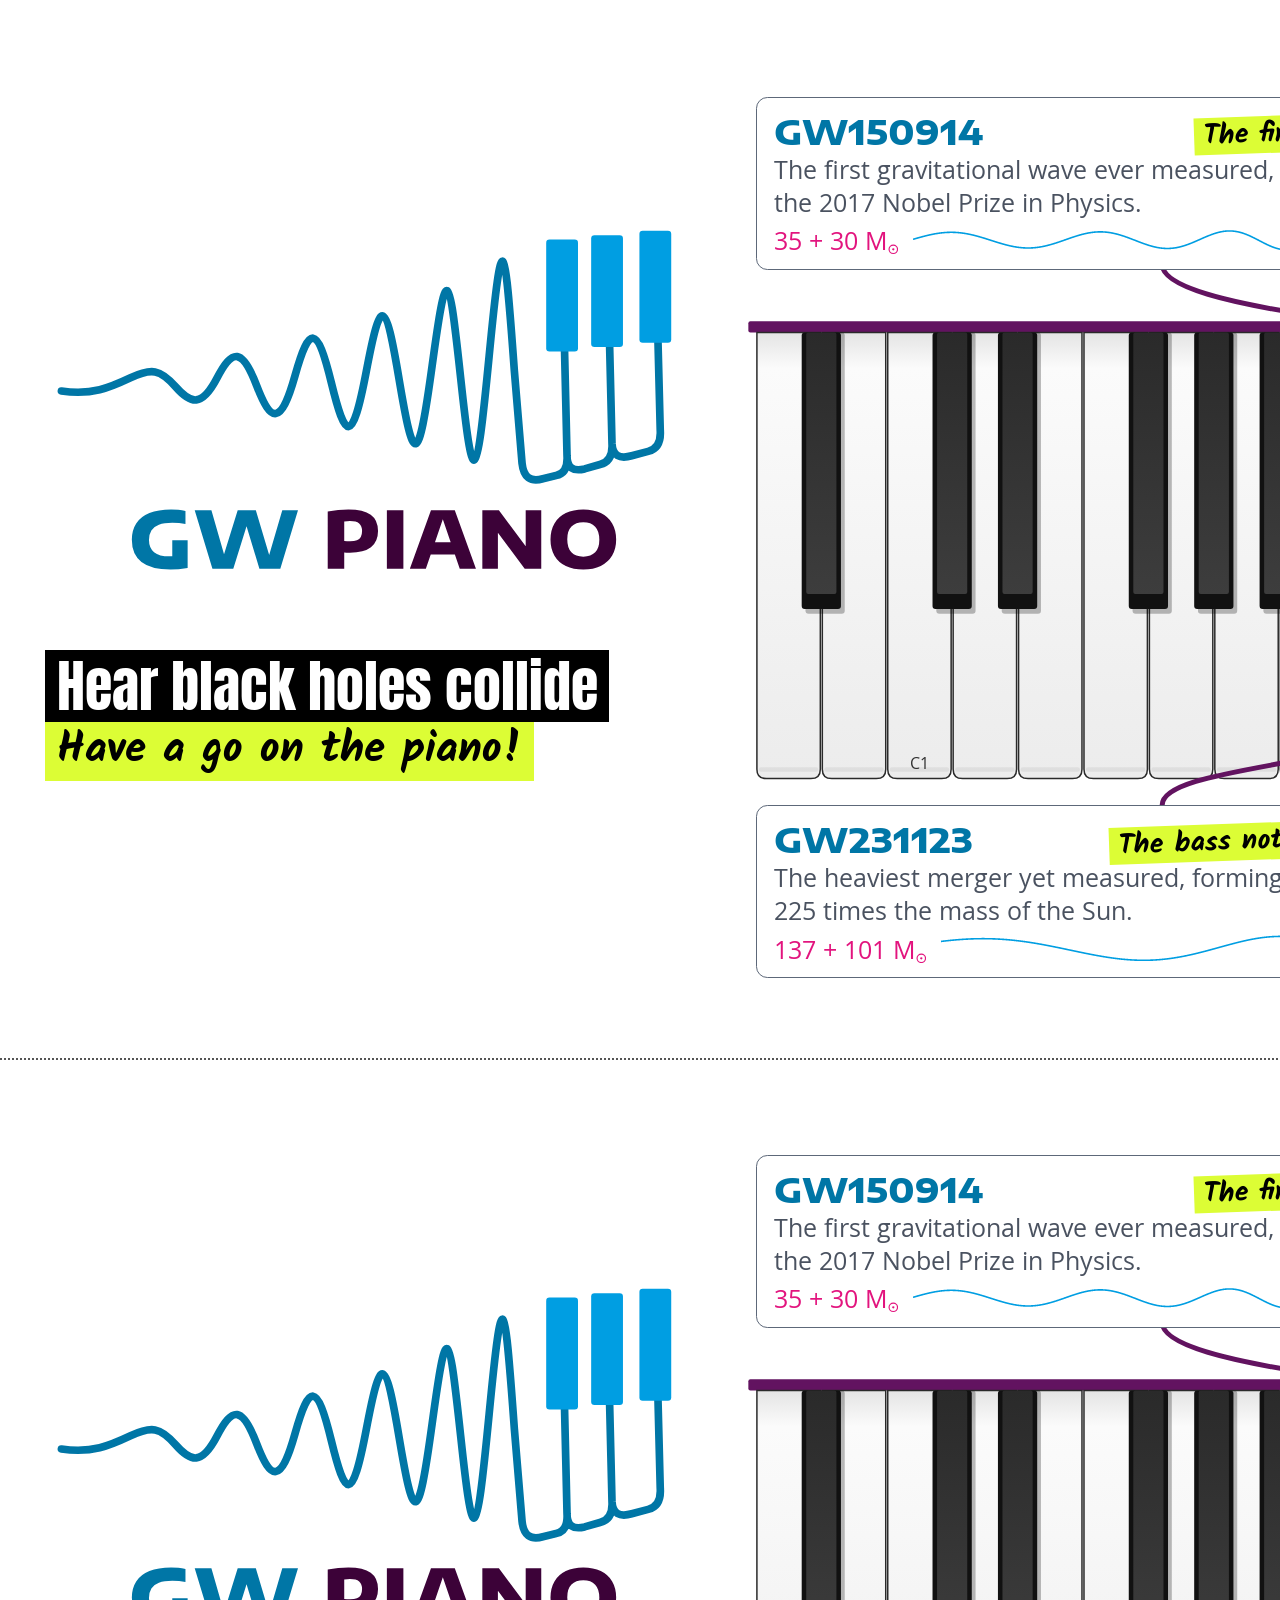
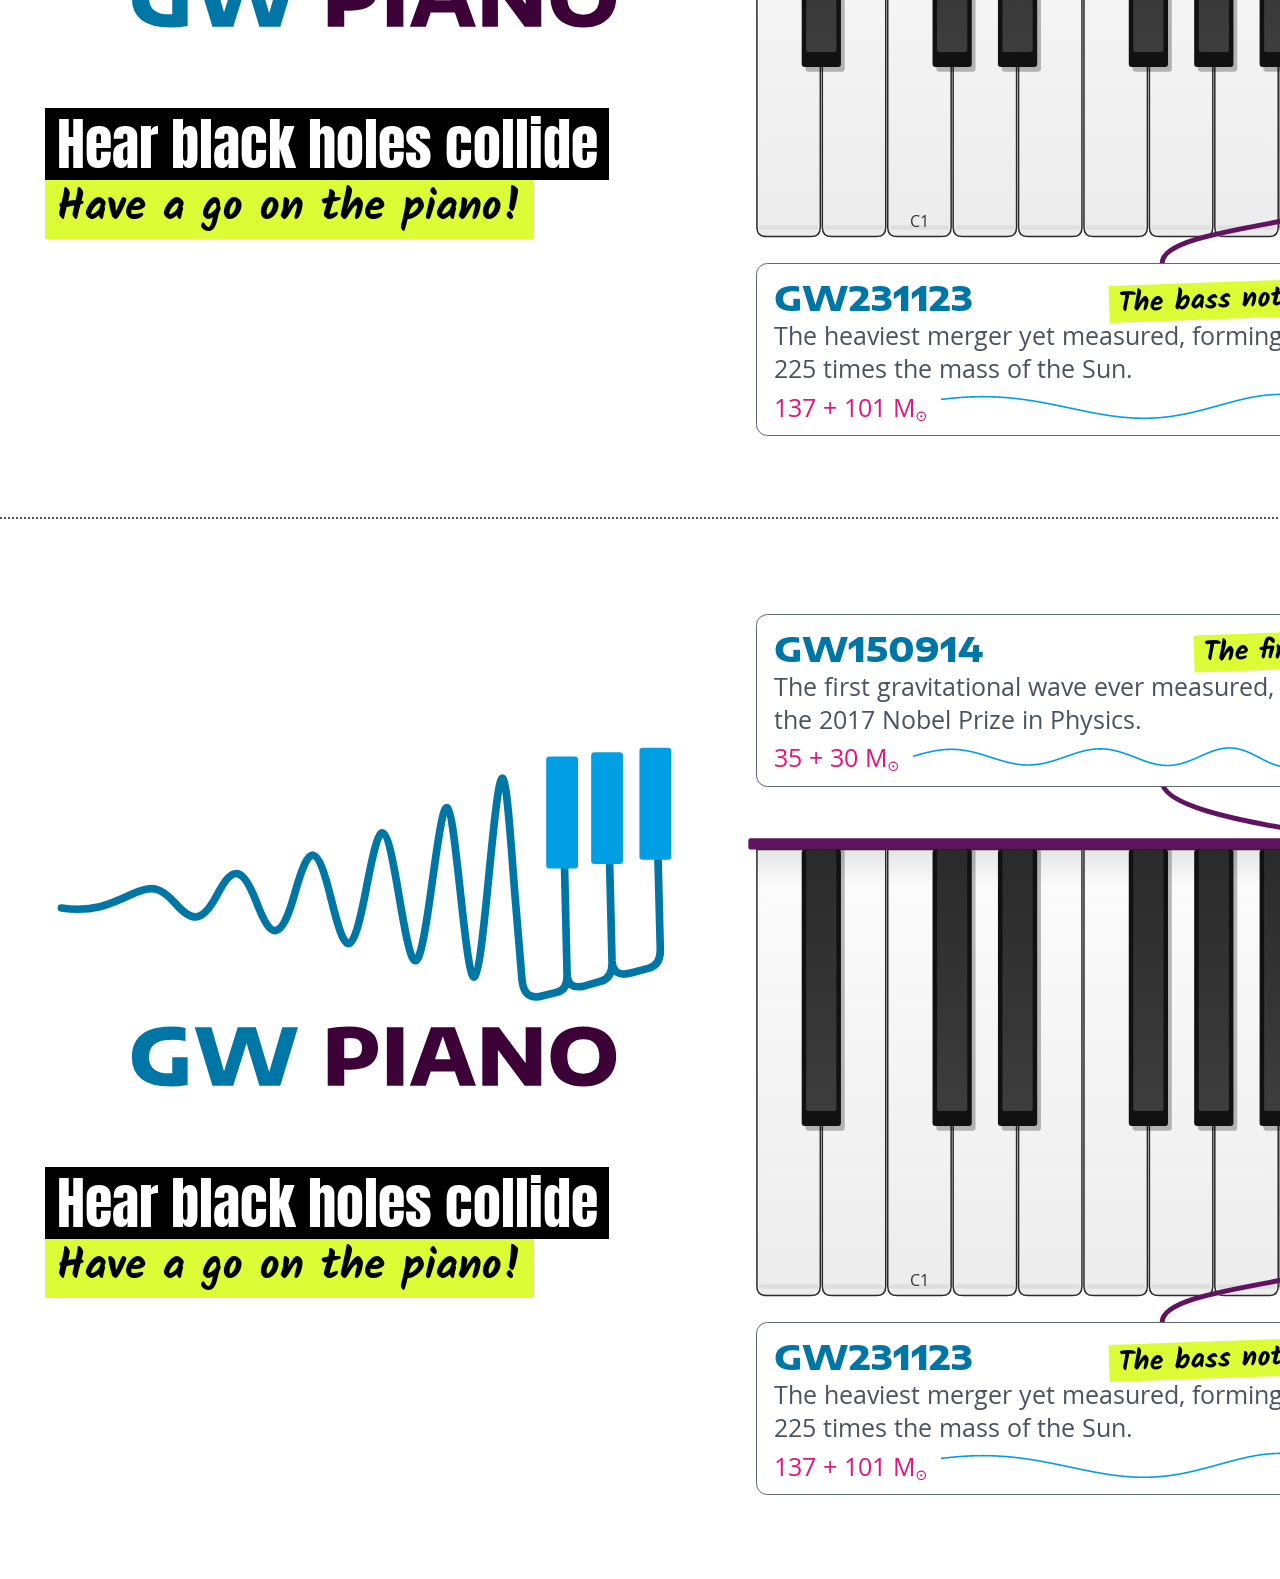
<file: poster/banner-a0.html>
<!doctype html>
<!-- Landscape A0 sheet holding three copies of banner.html, with dotted cut lines between them. -->
<meta charset="utf-8">
<style>
@page{size:1189mm 841mm;margin:0}
html,body{margin:0;-webkit-print-color-adjust:exact;print-color-adjust:exact}
body{position:relative;width:1189mm;height:841mm}
iframe{display:block;width:1189mm;height:280mm;border:0}
/* Cut lines sit on top of the banners at each 280 mm boundary, so they do not shift the layout. */
.cut{position:absolute;left:0;width:1189mm;height:0;border-top:.6mm dotted #555}
</style>
<iframe src="banner.html"></iframe><iframe src="banner.html"></iframe><iframe src="banner.html"></iframe>
<div class="cut" style="top:280mm"></div><div class="cut" style="top:560mm"></div>
</file>
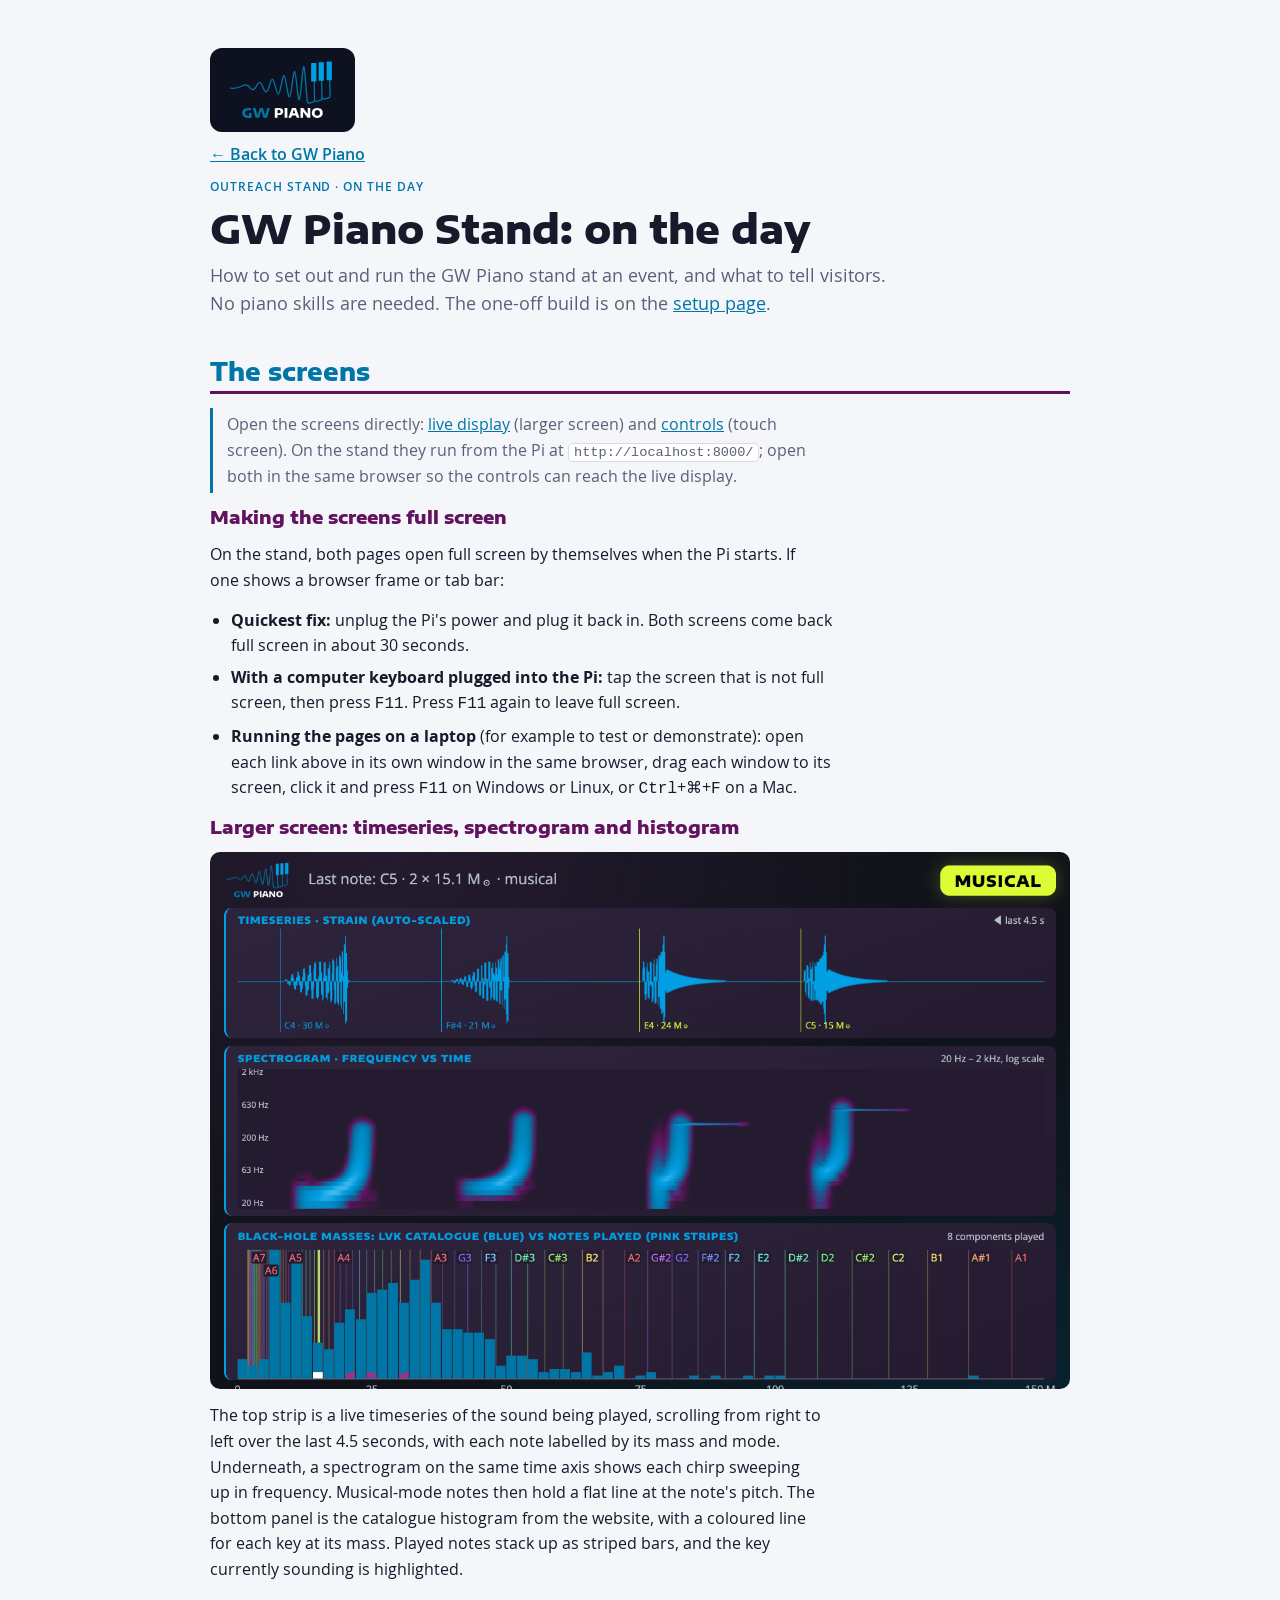
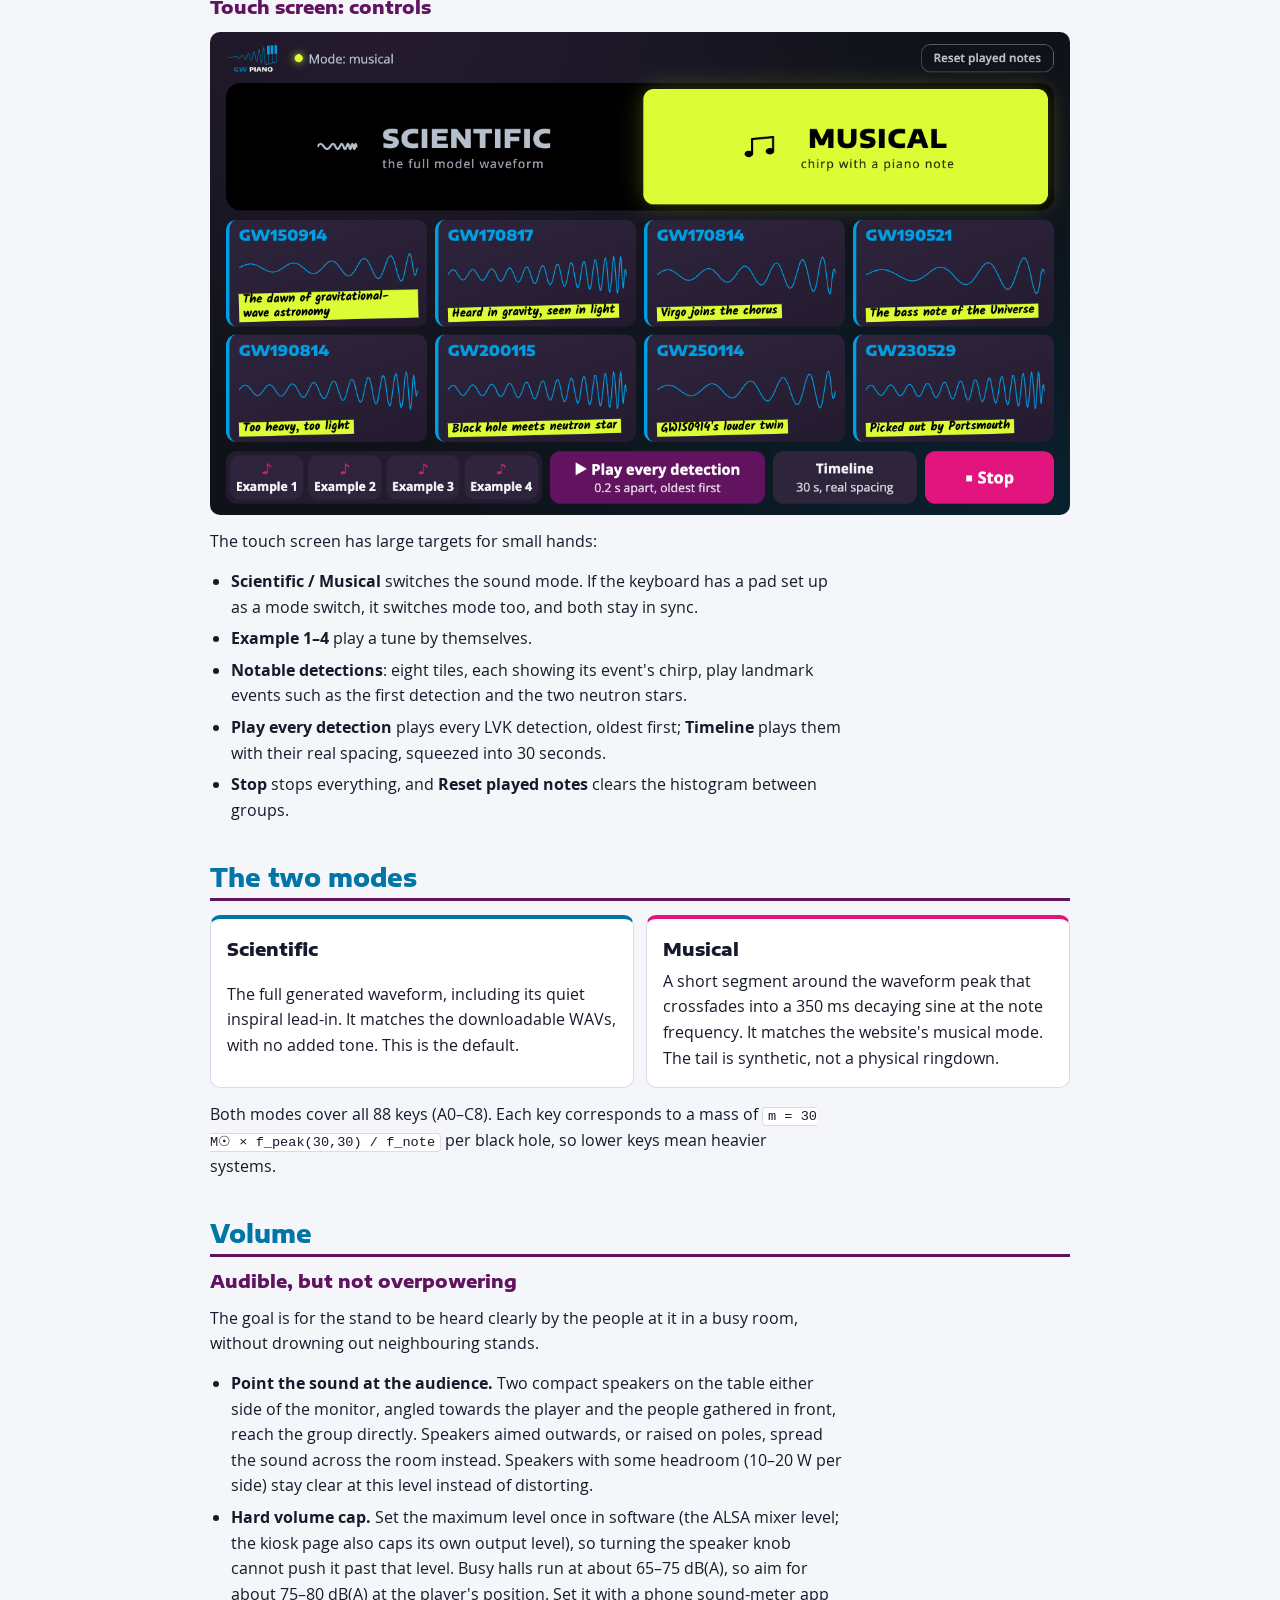
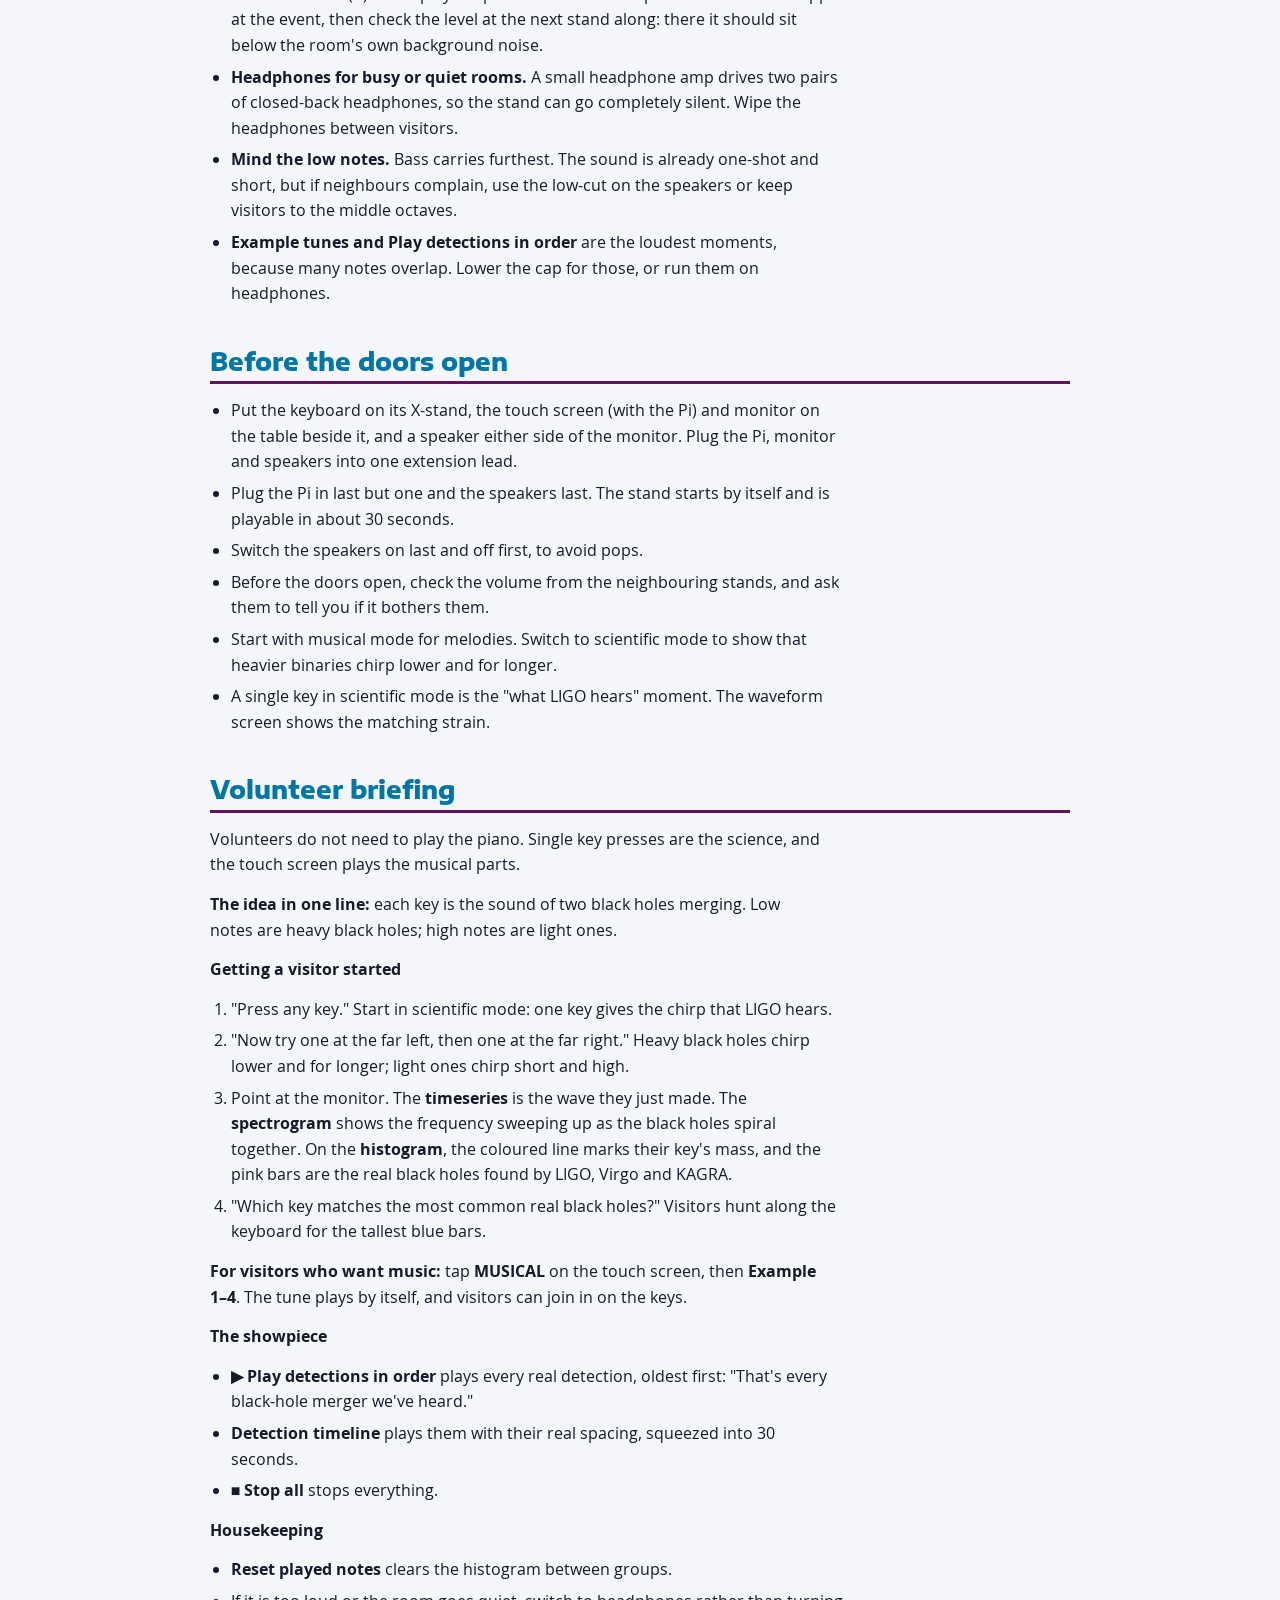
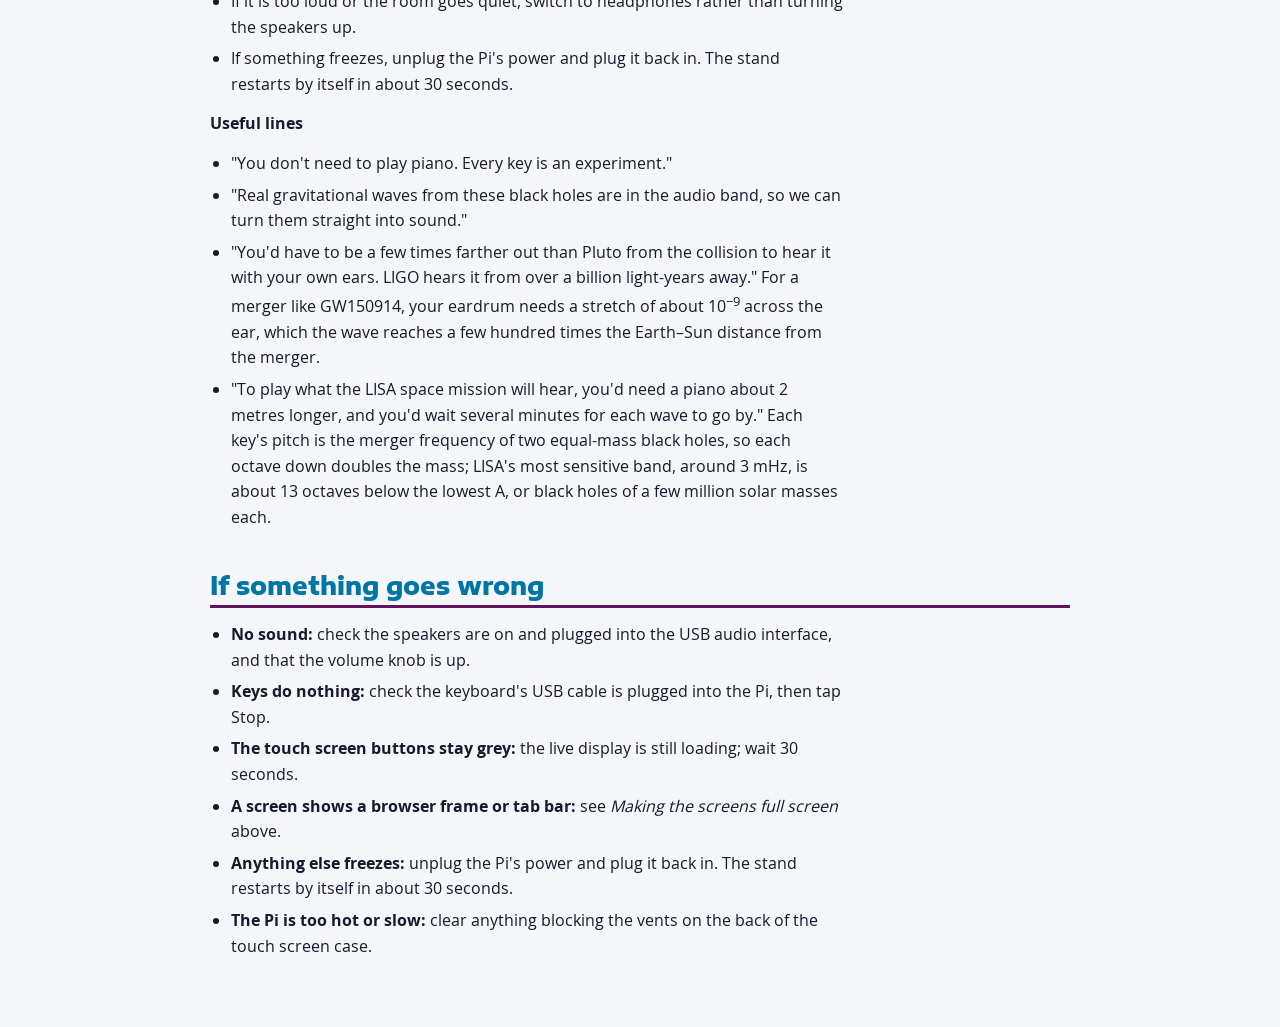
<file: src/gw_piano/web/stand-day.html>
<!doctype html>
<html lang="en"><head><meta charset="utf-8"><link rel="icon" type="image/svg+xml" href="gw-piano-mark.svg"><meta name="viewport" content="width=device-width, initial-scale=1">
<title>GW Piano Stand: on the day</title>
<meta name="claude:viewport-fit-sides" content="cover">
<link rel="stylesheet" href="theme.css">
<style>
/* Layout: single reading column; wiring diagram and parts table scroll inside their own containers */
:root{
  --g-bg:#f5f6fa; --g-surface:var(--white); --g-fg:#161a2b; --g-muted:#5a6078; --g-line:#d9dce8;
  --sci:var(--brand-blue); --mus:var(--highlight-pink); --accent:var(--brand-blue); --h3:var(--brand-purple);
  --display:var(--font-heading); --body:var(--font-body); --mono:ui-monospace,SFMono-Regular,Menlo,monospace; color-scheme:light;
}
@media (prefers-color-scheme:dark){:root:not([data-theme="light"]){
  --g-bg:var(--bg); --g-surface:var(--panel); --g-fg:var(--text); --g-muted:var(--muted); --g-line:var(--line);
  --sci:var(--brand-blue-bright); --mus:var(--highlight-pink); --accent:var(--brand-blue-bright); --h3:var(--text); color-scheme:dark}}
:root[data-theme="dark"]{
  --g-bg:var(--bg); --g-surface:var(--panel); --g-fg:var(--text); --g-muted:var(--muted); --g-line:var(--line);
  --sci:var(--brand-blue-bright); --mus:var(--highlight-pink); --accent:var(--brand-blue-bright); --h3:var(--text); color-scheme:dark}
body{background:var(--g-bg);color:var(--g-fg);font:16px/1.6 var(--body)}
main{max-width:860px;margin:0 auto;padding-block:40px 64px;padding-left:max(16px,env(safe-area-inset-left,0px));padding-right:max(16px,env(safe-area-inset-right,0px));display:grid;gap:40px}
h1,h2,h3{font-family:var(--display);font-weight:var(--weight-heading);text-wrap:balance;margin:0;line-height:1.2}
h1{font-size:2.4rem}h2{font-size:1.5rem}h3{font-size:1.1rem}
/* University palette: blue section headings over a purple rule, purple sub-headings (text colour in dark mode) */
h2{color:var(--accent);padding-bottom:.35rem;border-bottom:3px solid var(--brand-purple)}h3{color:var(--h3)}
section{display:grid;gap:14px;min-width:0}
p,li{max-width:68ch;margin:0}
ul,ol{margin:0;padding-left:1.3em;display:grid;gap:6px}
.lede{color:var(--g-muted);font-size:1.1rem}
.eyebrow{font:600 .75rem var(--body);letter-spacing:.08em;text-transform:uppercase;color:var(--accent)}
code,pre{font-family:var(--mono);font-size:.85rem}
code{background:var(--g-surface);border:1px solid var(--g-line);border-radius:4px;padding:1px 5px}
pre{background:var(--g-surface);border:1px solid var(--g-line);border-radius:8px;padding:14px;overflow-x:auto;margin:0;line-height:1.5}
pre code{border:0;padding:0;background:none}
.modes{display:grid;grid-template-columns:repeat(auto-fit,minmax(240px,1fr));gap:12px}
.mode{border:1px solid var(--g-line);border-radius:10px;padding:16px;background:var(--g-surface);display:grid;gap:6px}
.mode b{font-family:var(--display);font-size:1.1rem}
.mode.sci{border-top:4px solid var(--sci)}.mode.mus{border-top:4px solid var(--mus)}
.scroll{overflow-x:auto;border:1px solid var(--g-line);border-radius:10px;background:var(--g-surface)}
table{border-collapse:collapse;width:100%;min-width:420px;font-size:.92rem}
th,td{text-align:left;padding:10px 12px;border-bottom:1px solid var(--g-line);vertical-align:top}
th{font:600 .75rem var(--body);letter-spacing:.06em;text-transform:uppercase;color:var(--g-muted)}
td.num{font-variant-numeric:tabular-nums;white-space:nowrap}
tfoot td{font-weight:600;border-bottom:0}
.tag{display:inline-block;font-size:.72rem;font-weight:600;padding:1px 7px;border-radius:99px;border:1px solid var(--g-line);color:var(--g-muted)}
.note{border-left:3px solid var(--accent);padding:4px 0 4px 14px;color:var(--g-muted)}
svg text{fill:var(--g-fg);font:13px var(--body)}
svg .sub{fill:var(--g-muted);font-size:11px}
svg .box{fill:var(--g-surface);stroke:var(--g-line);stroke-width:1.5}
svg .wire{stroke:var(--g-muted);stroke-width:1.5;fill:none}
svg .audio{stroke:var(--accent)}
a{color:var(--accent)}
</style>

<main>
<header style="display:grid;gap:10px">
  <a href="./" aria-label="Back to GW Piano" style="justify-self:start;background:#0e1120;border-radius:12px;padding:10px 16px;line-height:0"><img src="gw-piano-dark.svg" alt="GW Piano" height="64" style="height:64px;width:auto"></a>
  <a href="./" style="font-weight:600">← Back to GW Piano</a>
  <span class="eyebrow">Outreach stand · on the day</span>
  <h1>GW Piano Stand: on the day</h1>
  <p class="lede">How to set out and run the GW Piano stand at an event, and what to tell visitors. No piano skills are needed. The one-off build is on the <a href="stand.html">setup page</a>.</p>
</header>

<section>
  <h2>The screens</h2>
  <p class="note">Open the screens directly: <a href="kiosk-live.html">live display</a> (larger screen) and <a href="kiosk-controls.html">controls</a> (touch screen). On the stand they run from the Pi at <code>http://localhost:8000/</code>; open both in the same browser so the controls can reach the live display.</p>
  <h3>Making the screens full screen</h3>
  <p>On the stand, both pages open full screen by themselves when the Pi starts. If one shows a browser frame or tab bar:</p>
  <ul>
    <li><b>Quickest fix:</b> unplug the Pi's power and plug it back in. Both screens come back full screen in about 30 seconds.</li>
    <li><b>With a computer keyboard plugged into the Pi:</b> tap the screen that is not full screen, then press <kbd>F11</kbd>. Press <kbd>F11</kbd> again to leave full screen.</li>
    <li><b>Running the pages on a laptop</b> (for example to test or demonstrate): open each link above in its own window in the same browser, drag each window to its screen, click it and press <kbd>F11</kbd> on Windows or Linux, or <kbd>Ctrl</kbd>+<kbd>⌘</kbd>+<kbd>F</kbd> on a Mac.</li>
  </ul>
  <h3>Larger screen: timeseries, spectrogram and histogram</h3>
  <img src="stand-screen-waveform.png" alt="Live screen: scrolling strain timeseries, spectrogram showing each chirp sweeping up in frequency, and the LVK mass histogram with a coloured line for each key" style="width:100%;border-radius:10px">
  <p>The top strip is a live timeseries of the sound being played, scrolling from right to left over the last 4.5 seconds, with each note labelled by its mass and mode. Underneath, a spectrogram on the same time axis shows each chirp sweeping up in frequency. Musical-mode notes then hold a flat line at the note's pitch. The bottom panel is the catalogue histogram from the website, with a coloured line for each key at its mass. Played notes stack up as striped bars, and the key currently sounding is highlighted.</p>
  <h3>Touch screen: controls</h3>
  <img src="stand-screen-touch.png" alt="Touch screen: Scientific and Musical mode switch, eight notable detection tiles each with its chirp, four example tunes, Play every detection, Timeline, Stop and Reset played notes" style="width:100%;border-radius:10px">
  <p>The touch screen has large targets for small hands:</p>
  <ul>
    <li><b>Scientific / Musical</b> switches the sound mode. If the keyboard has a pad set up as a mode switch, it switches mode too, and both stay in sync.</li>
    <li><b>Example 1–4</b> play a tune by themselves.</li>
    <li><b>Notable detections</b>: eight tiles, each showing its event's chirp, play landmark events such as the first detection and the two neutron stars.</li>
    <li><b>Play every detection</b> plays every LVK detection, oldest first; <b>Timeline</b> plays them with their real spacing, squeezed into 30 seconds.</li>
    <li><b>Stop</b> stops everything, and <b>Reset played notes</b> clears the histogram between groups.</li>
  </ul>

</section>

<section>
  <h2>The two modes</h2>
  <div class="modes">
    <div class="mode sci"><b>Scientific</b><span>The full generated waveform, including its quiet inspiral lead-in. It matches the downloadable WAVs, with no added tone. This is the default.</span></div>
    <div class="mode mus"><b>Musical</b><span>A short segment around the waveform peak that crossfades into a 350&nbsp;ms decaying sine at the note frequency. It matches the website's musical mode. The tail is synthetic, not a physical ringdown.</span></div>
  </div>
  <p>Both modes cover all 88 keys (A0–C8). Each key corresponds to a mass of <code>m = 30 M☉ × f_peak(30,30) / f_note</code> per black hole, so lower keys mean heavier systems.</p>
</section>

<section>
  <h2>Volume</h2>
  <h3>Audible, but not overpowering</h3>
  <p>The goal is for the stand to be heard clearly by the people at it in a busy room, without drowning out neighbouring stands.</p>
  <ul>
    <li><b>Point the sound at the audience.</b> Two compact speakers on the table either side of the monitor, angled towards the player and the people gathered in front, reach the group directly. Speakers aimed outwards, or raised on poles, spread the sound across the room instead. Speakers with some headroom (10–20 W per side) stay clear at this level instead of distorting.</li>
    <li><b>Hard volume cap.</b> Set the maximum level once in software (the ALSA mixer level; the kiosk page also caps its own output level), so turning the speaker knob cannot push it past that level. Busy halls run at about 65–75 dB(A), so aim for about 75–80 dB(A) at the player's position. Set it with a phone sound-meter app at the event, then check the level at the next stand along: there it should sit below the room's own background noise.</li>
    <li><b>Headphones for busy or quiet rooms.</b> A small headphone amp drives two pairs of closed-back headphones, so the stand can go completely silent. Wipe the headphones between visitors.</li>
    <li><b>Mind the low notes.</b> Bass carries furthest. The sound is already one-shot and short, but if neighbours complain, use the low-cut on the speakers or keep visitors to the middle octaves.</li>
    <li><b>Example tunes and Play detections in order</b> are the loudest moments, because many notes overlap. Lower the cap for those, or run them on headphones.</li>
  </ul>
</section>

<section>
  <h2>Before the doors open</h2>
  <ul>
    <li>Put the keyboard on its X-stand, the touch screen (with the Pi) and monitor on the table beside it, and a speaker either side of the monitor. Plug the Pi, monitor and speakers into one extension lead.</li>
    <li>Plug the Pi in last but one and the speakers last. The stand starts by itself and is playable in about 30 seconds.</li>
    <li>Switch the speakers on last and off first, to avoid pops.</li>
    <li>Before the doors open, check the volume from the neighbouring stands, and ask them to tell you if it bothers them.</li>
    <li>Start with musical mode for melodies. Switch to scientific mode to show that heavier binaries chirp lower and for longer.</li>
    <li>A single key in scientific mode is the "what LIGO hears" moment. The waveform screen shows the matching strain.</li>
  </ul>

</section>

<section>
  <h2>Volunteer briefing</h2>
  <p>Volunteers do not need to play the piano. Single key presses are the science, and the touch screen plays the musical parts.</p>
  <p><b>The idea in one line:</b> each key is the sound of two black holes merging. Low notes are heavy black holes; high notes are light ones.</p>
  <p><b>Getting a visitor started</b></p>
  <ol>
    <li>"Press any key." Start in scientific mode: one key gives the chirp that LIGO hears.</li>
    <li>"Now try one at the far left, then one at the far right." Heavy black holes chirp lower and for longer; light ones chirp short and high.</li>
    <li>Point at the monitor. The <b>timeseries</b> is the wave they just made. The <b>spectrogram</b> shows the frequency sweeping up as the black holes spiral together. On the <b>histogram</b>, the coloured line marks their key's mass, and the pink bars are the real black holes found by LIGO, Virgo and KAGRA.</li>
    <li>"Which key matches the most common real black holes?" Visitors hunt along the keyboard for the tallest blue bars.</li>
  </ol>
  <p><b>For visitors who want music:</b> tap <b>MUSICAL</b> on the touch screen, then <b>Example 1–4</b>. The tune plays by itself, and visitors can join in on the keys.</p>
  <p><b>The showpiece</b></p>
  <ul>
    <li><b>▶ Play detections in order</b> plays every real detection, oldest first: "That's every black-hole merger we've heard."</li>
    <li><b>Detection timeline</b> plays them with their real spacing, squeezed into 30 seconds.</li>
    <li><b>■ Stop all</b> stops everything.</li>
  </ul>
  <p><b>Housekeeping</b></p>
  <ul>
    <li><b>Reset played notes</b> clears the histogram between groups.</li>
    <li>If it is too loud or the room goes quiet, switch to headphones rather than turning the speakers up.</li>
    <li>If something freezes, unplug the Pi's power and plug it back in. The stand restarts by itself in about 30 seconds.</li>
  </ul>
  <p><b>Useful lines</b></p>
  <ul>
    <li>"You don't need to play piano. Every key is an experiment."</li>
    <li>"Real gravitational waves from these black holes are in the audio band, so we can turn them straight into sound."</li>
    <li>"You'd have to be a few times farther out than Pluto from the collision to hear it with your own ears. LIGO hears it from over a billion light-years away." For a merger like GW150914, your eardrum needs a stretch of about 10<sup>−9</sup> across the ear, which the wave reaches a few hundred times the Earth–Sun distance from the merger.</li>
    <li>"To play what the LISA space mission will hear, you'd need a piano about 2 metres longer, and you'd wait several minutes for each wave to go by." Each key's pitch is the merger frequency of two equal-mass black holes, so each octave down doubles the mass; LISA's most sensitive band, around 3&nbsp;mHz, is about 13 octaves below the lowest A, or black holes of a few million solar masses each.</li>
  </ul>
</section>

<section>
  <h2>If something goes wrong</h2>
  <ul>
    <li><b>No sound:</b> check the speakers are on and plugged into the USB audio interface, and that the volume knob is up.</li>
    <li><b>Keys do nothing:</b> check the keyboard's USB cable is plugged into the Pi, then tap Stop.</li>
    <li><b>The touch screen buttons stay grey:</b> the live display is still loading; wait 30 seconds.</li>
    <li><b>A screen shows a browser frame or tab bar:</b> see <i>Making the screens full screen</i> above.</li>
    <li><b>Anything else freezes:</b> unplug the Pi's power and plug it back in. The stand restarts by itself in about 30 seconds.</li>
    <li><b>The Pi is too hot or slow:</b> clear anything blocking the vents on the back of the touch screen case.</li>
  </ul>
</section>
</main>

</html>
</file>
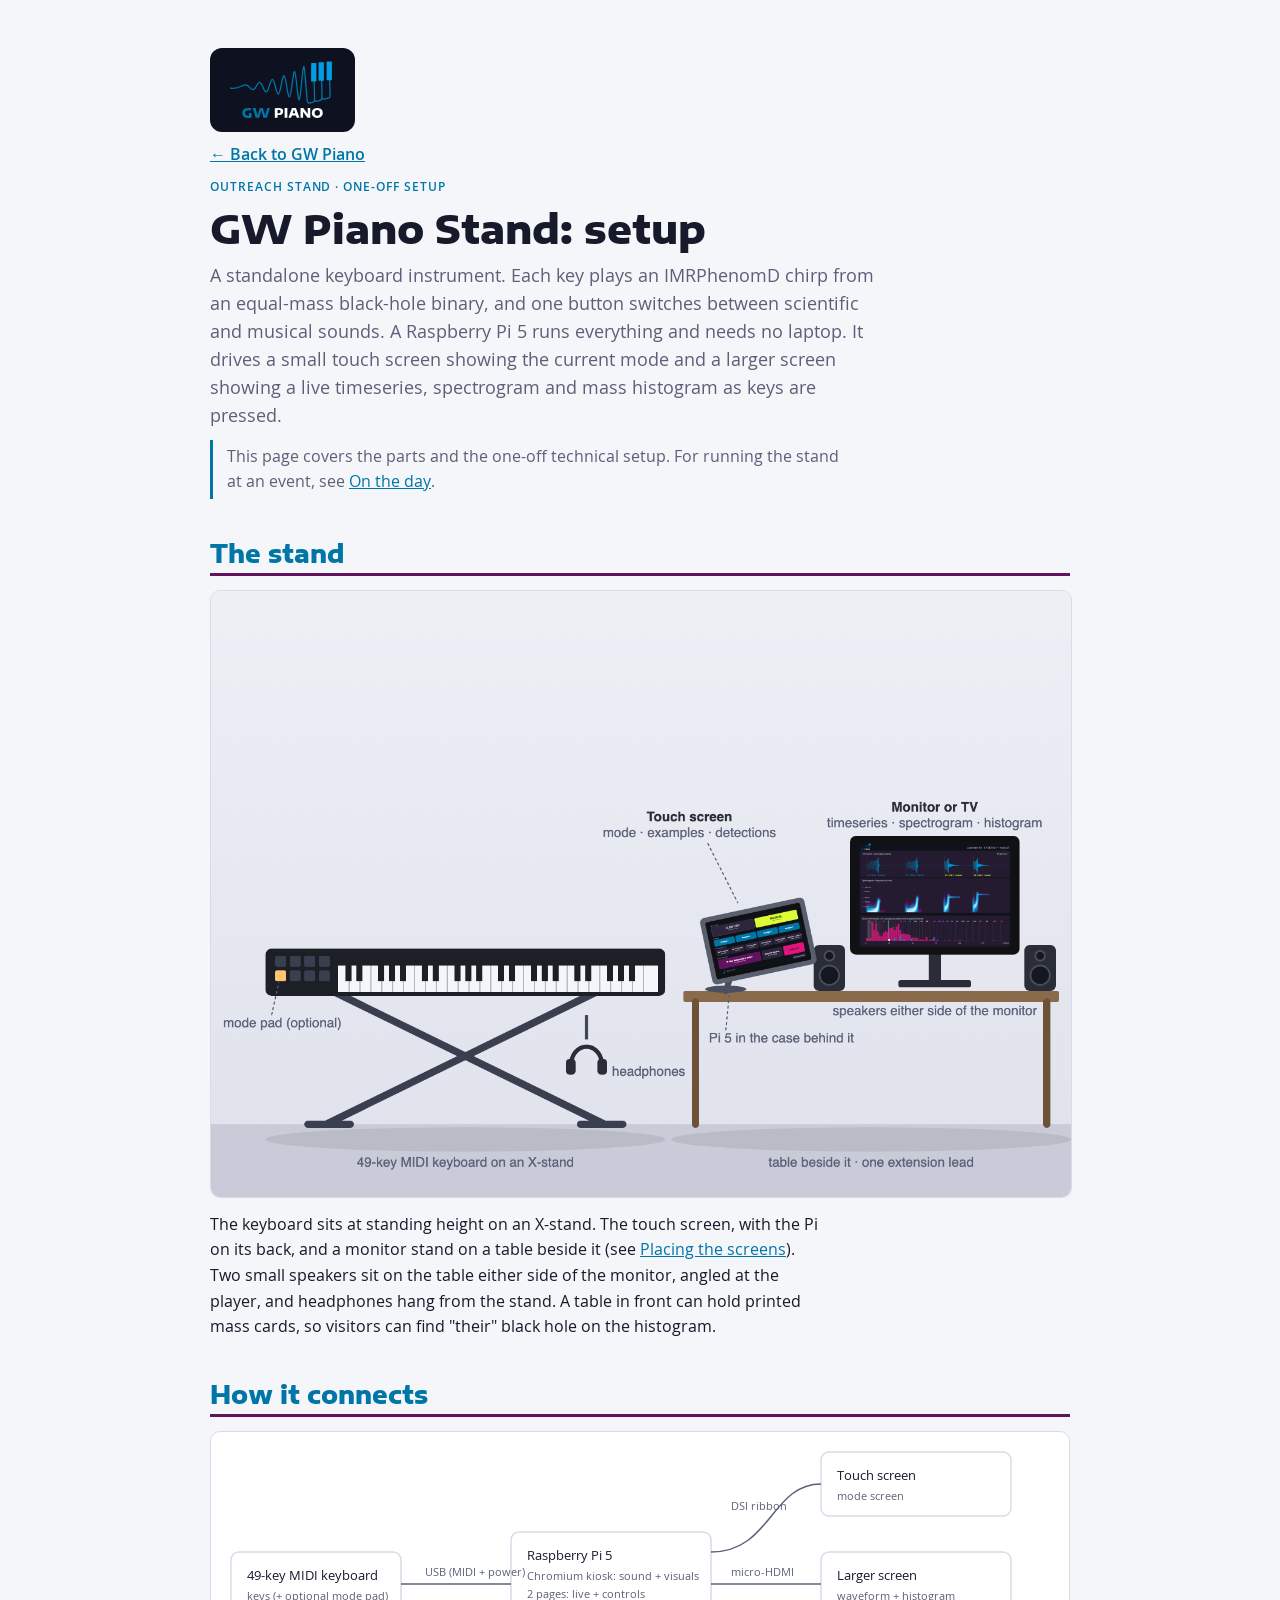
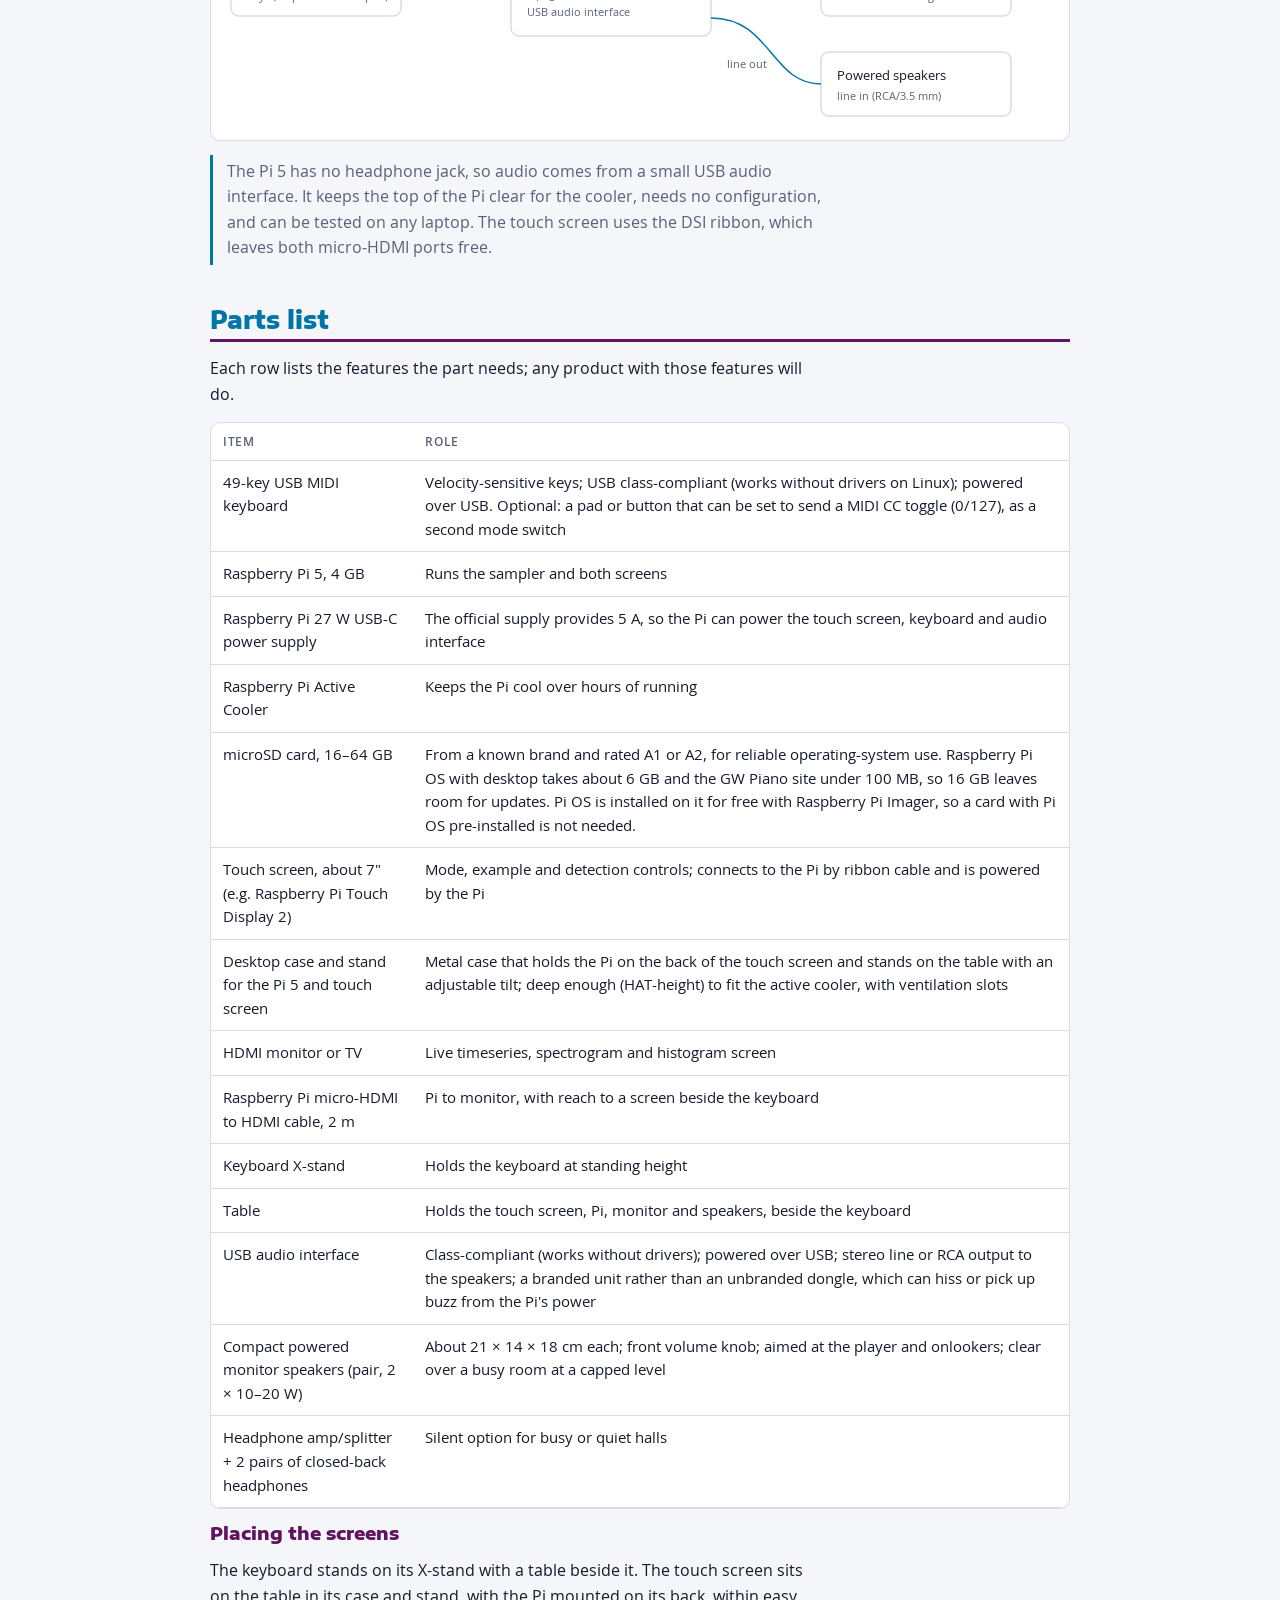
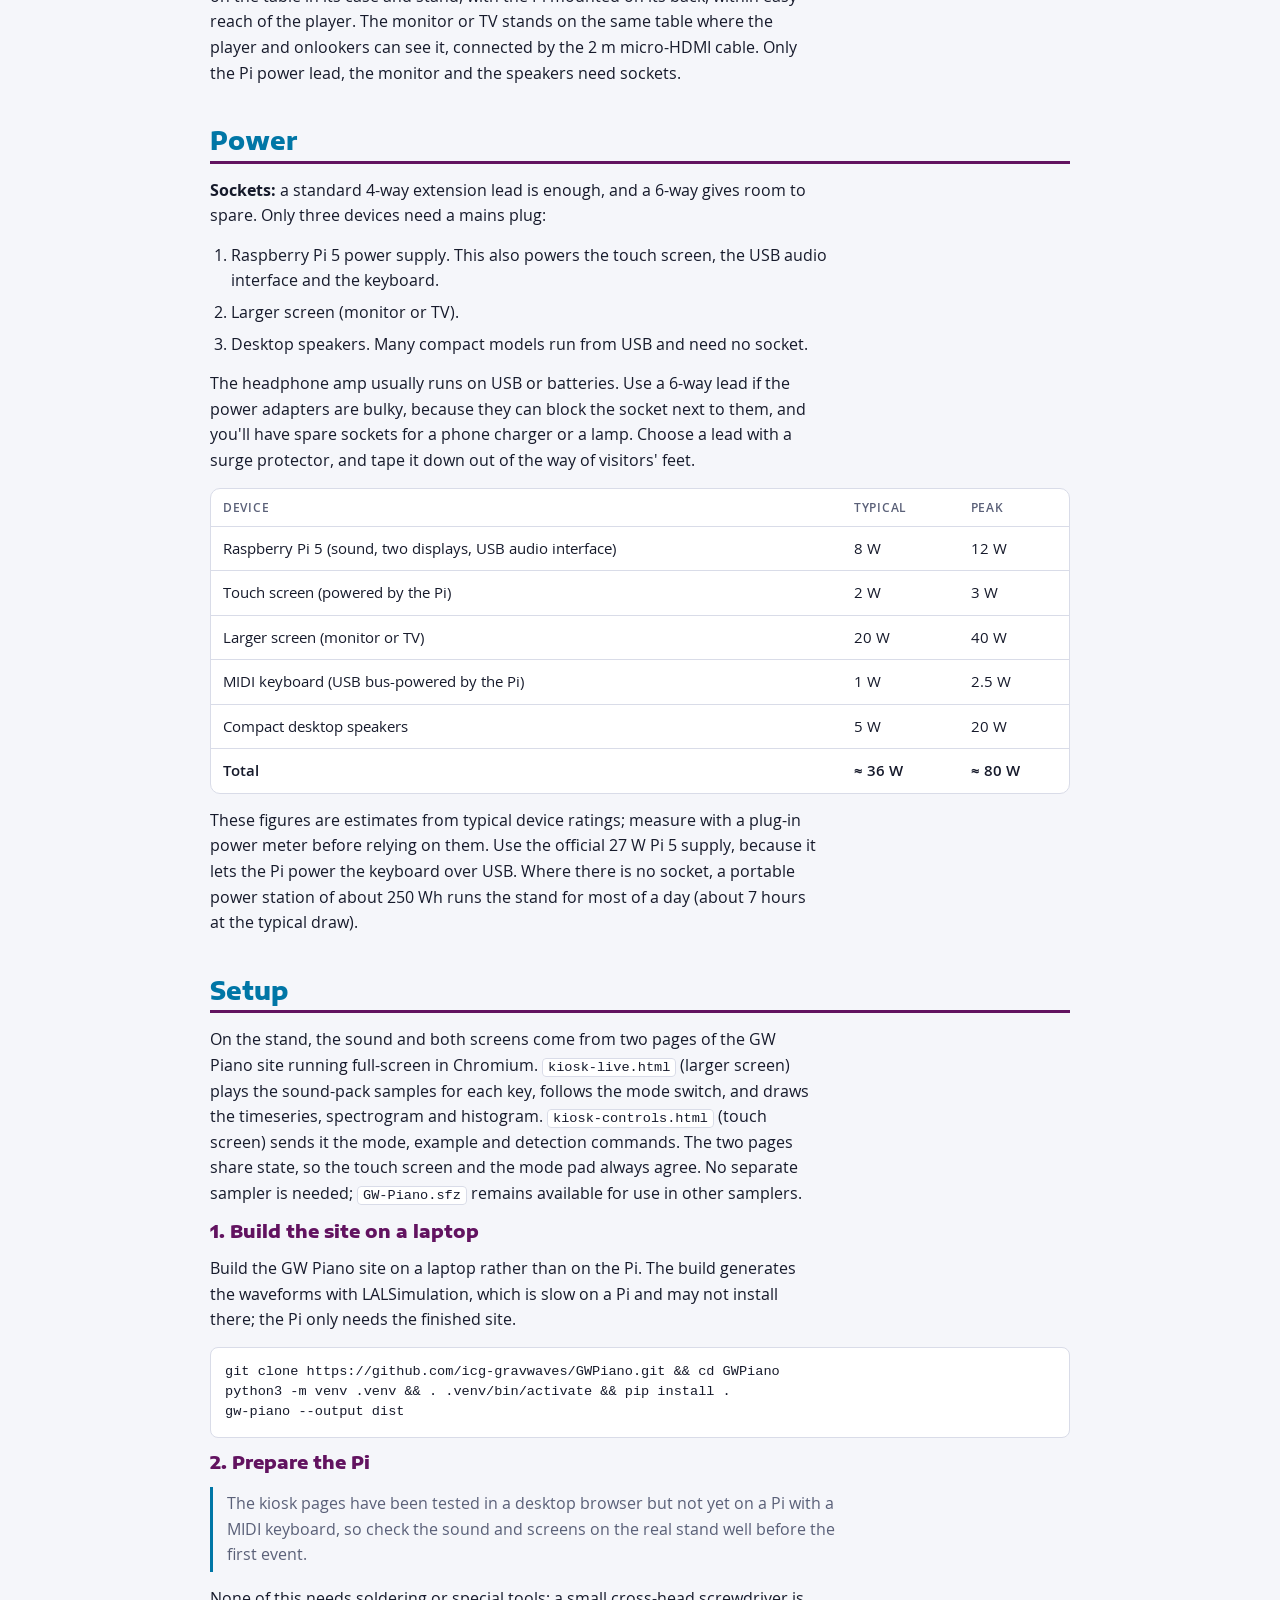
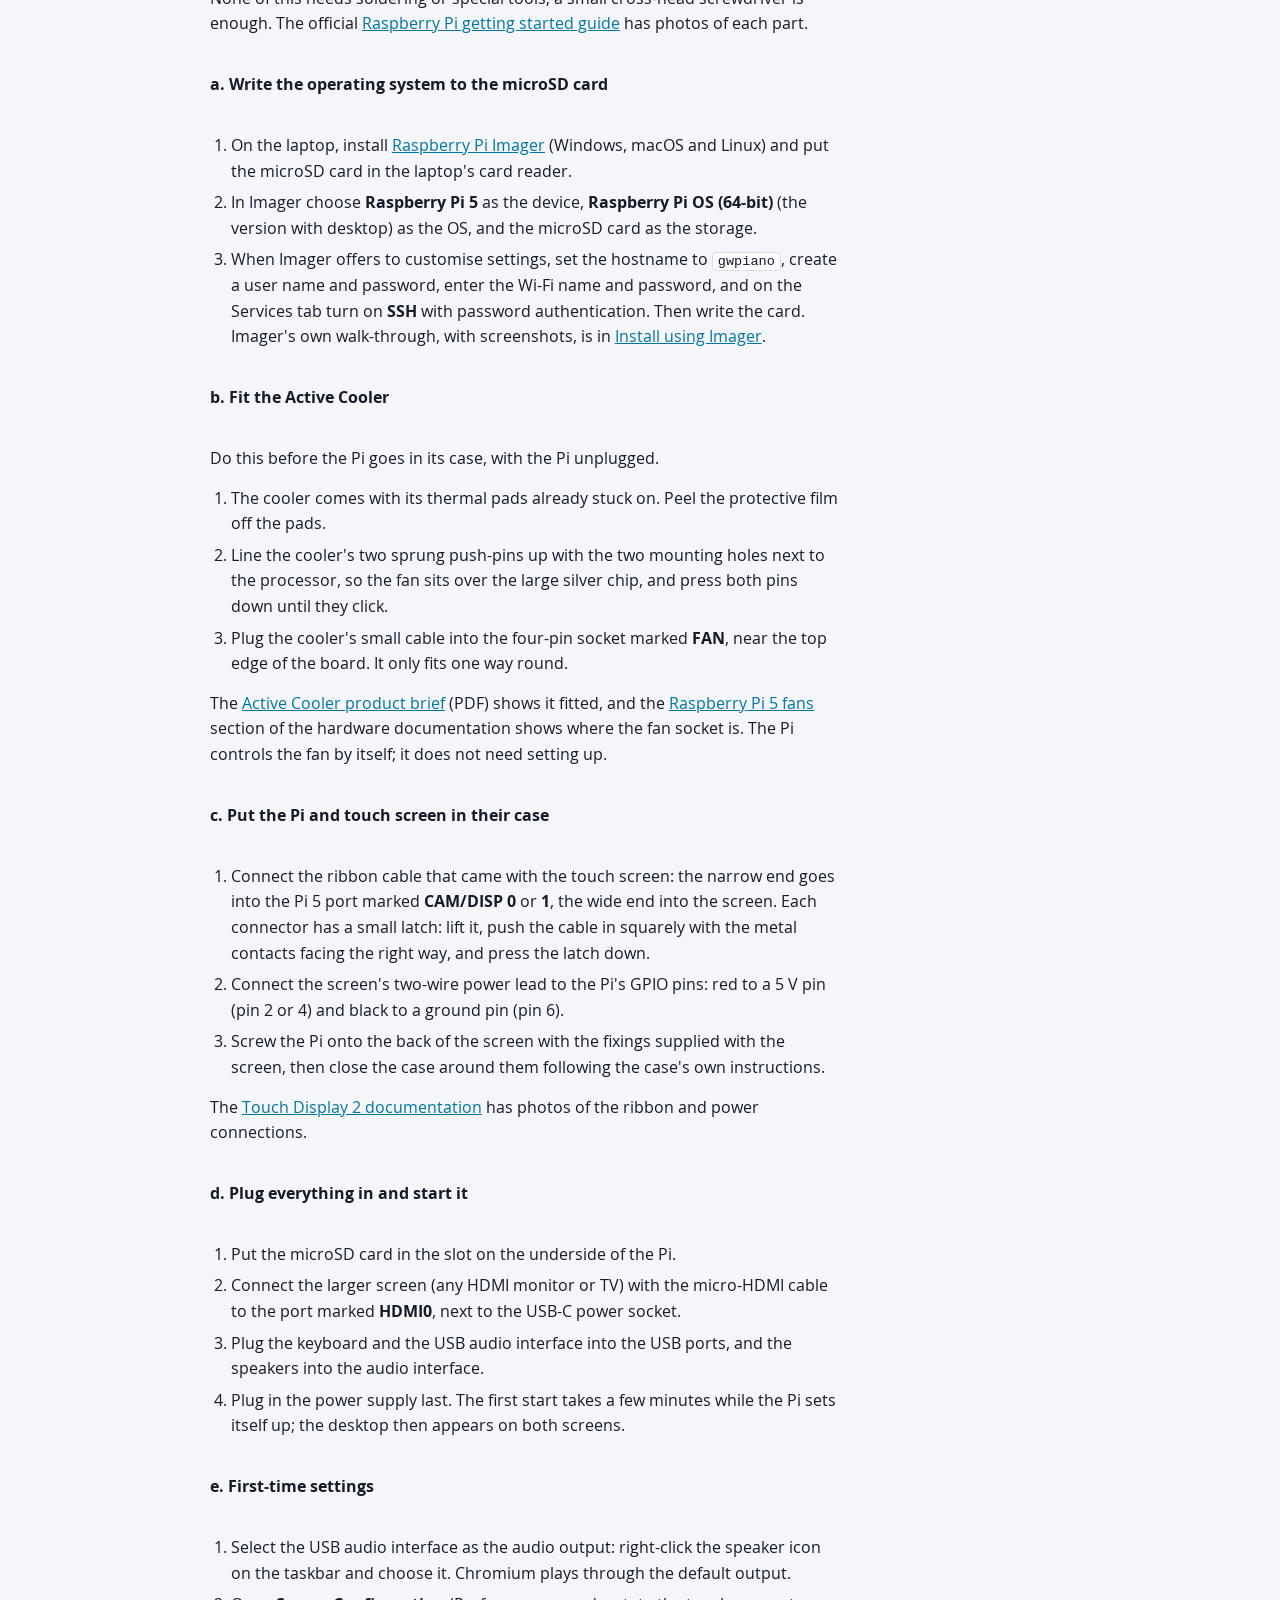
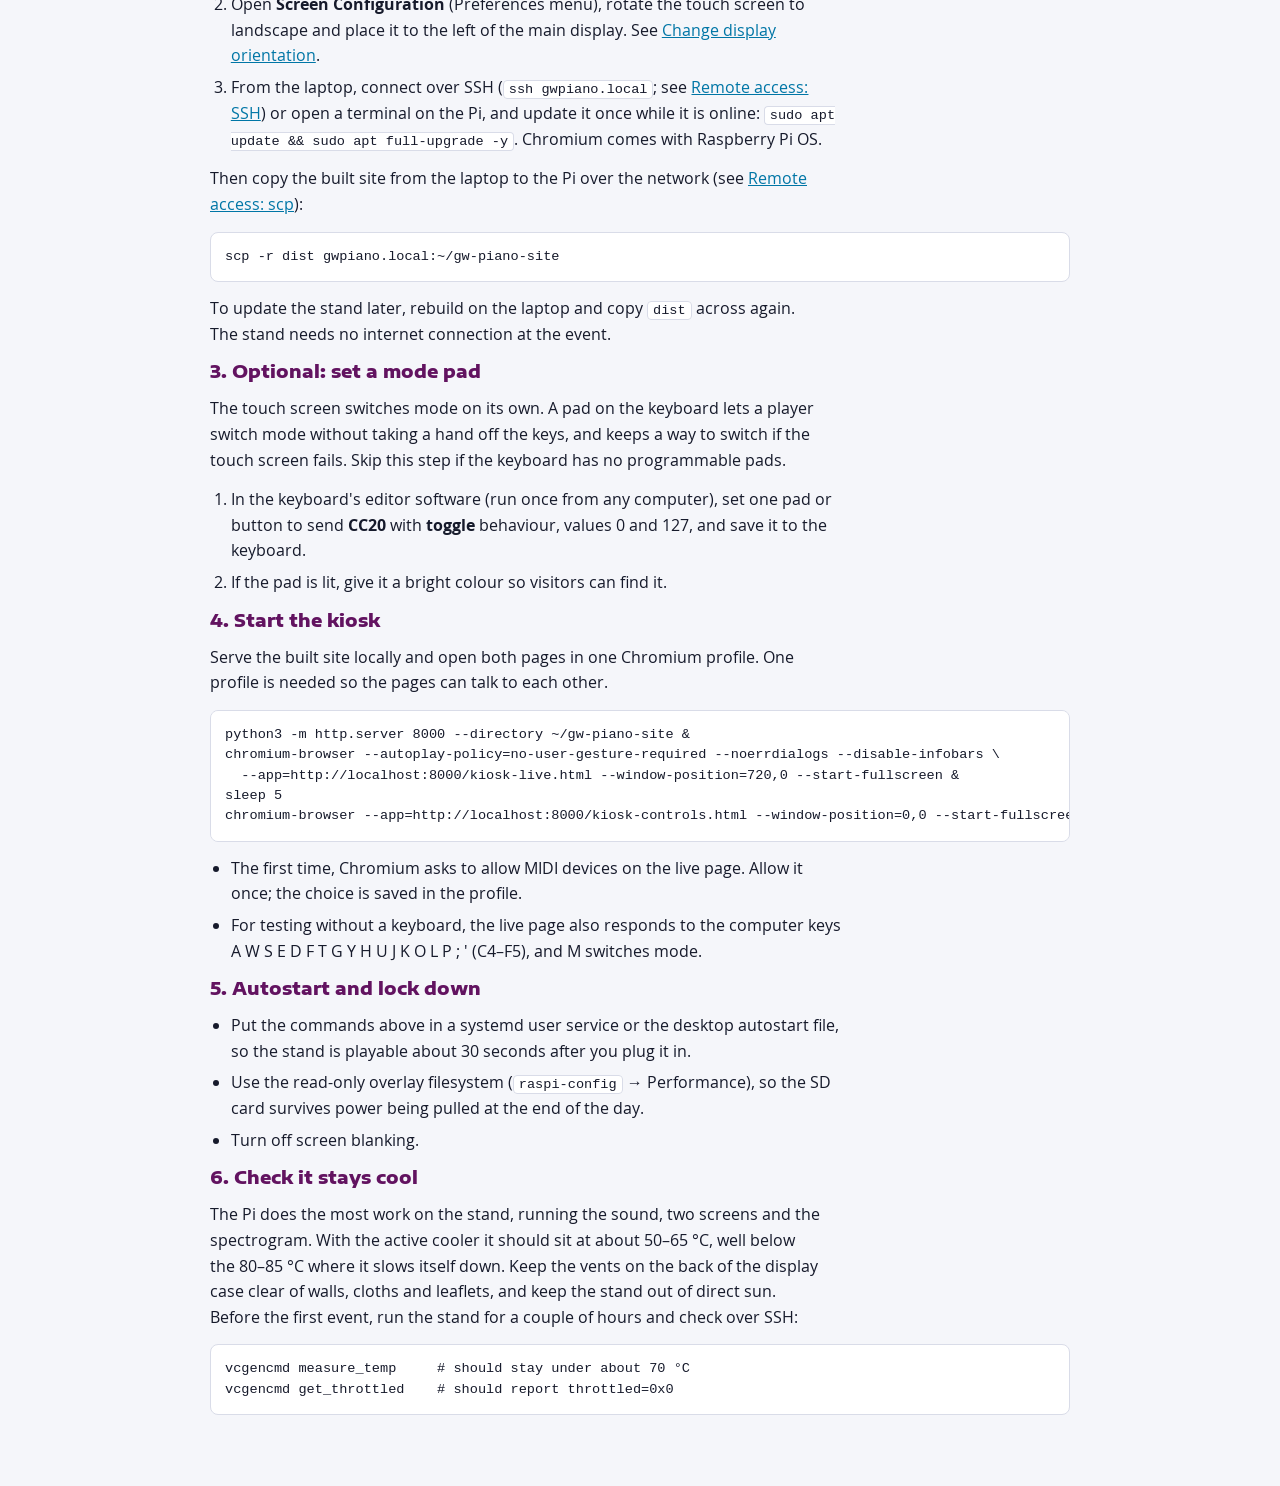
<file: src/gw_piano/web/stand.html>
<!doctype html>
<html lang="en"><head><meta charset="utf-8"><link rel="icon" type="image/svg+xml" href="gw-piano-mark.svg"><meta name="viewport" content="width=device-width, initial-scale=1">
<title>GW Piano Stand: setup</title>
<meta name="claude:viewport-fit-sides" content="cover">
<link rel="stylesheet" href="theme.css">
<style>
/* Layout: single reading column; wiring diagram and parts table scroll inside their own containers */
:root{
  --g-bg:#f5f6fa; --g-surface:var(--white); --g-fg:#161a2b; --g-muted:#5a6078; --g-line:#d9dce8;
  --sci:var(--brand-blue); --mus:var(--highlight-pink); --accent:var(--brand-blue); --h3:var(--brand-purple);
  --display:var(--font-heading); --body:var(--font-body); --mono:ui-monospace,SFMono-Regular,Menlo,monospace; color-scheme:light;
}
@media (prefers-color-scheme:dark){:root:not([data-theme="light"]){
  --g-bg:var(--bg); --g-surface:var(--panel); --g-fg:var(--text); --g-muted:var(--muted); --g-line:var(--line);
  --sci:var(--brand-blue-bright); --mus:var(--highlight-pink); --accent:var(--brand-blue-bright); --h3:var(--text); color-scheme:dark}}
:root[data-theme="dark"]{
  --g-bg:var(--bg); --g-surface:var(--panel); --g-fg:var(--text); --g-muted:var(--muted); --g-line:var(--line);
  --sci:var(--brand-blue-bright); --mus:var(--highlight-pink); --accent:var(--brand-blue-bright); --h3:var(--text); color-scheme:dark}
body{background:var(--g-bg);color:var(--g-fg);font:16px/1.6 var(--body)}
main{max-width:860px;margin:0 auto;padding-block:40px 64px;padding-left:max(16px,env(safe-area-inset-left,0px));padding-right:max(16px,env(safe-area-inset-right,0px));display:grid;gap:40px}
h1,h2,h3{font-family:var(--display);font-weight:var(--weight-heading);text-wrap:balance;margin:0;line-height:1.2}
h1{font-size:2.4rem}h2{font-size:1.5rem}h3{font-size:1.1rem}
/* University palette: blue section headings over a purple rule, purple sub-headings (text colour in dark mode) */
h2{color:var(--accent);padding-bottom:.35rem;border-bottom:3px solid var(--brand-purple)}h3{color:var(--h3)}
section{display:grid;gap:14px;min-width:0}
p,li{max-width:68ch;margin:0}
ul,ol{margin:0;padding-left:1.3em;display:grid;gap:6px}
.lede{color:var(--g-muted);font-size:1.1rem}
.eyebrow{font:600 .75rem var(--body);letter-spacing:.08em;text-transform:uppercase;color:var(--accent)}
code,pre{font-family:var(--mono);font-size:.85rem}
code{background:var(--g-surface);border:1px solid var(--g-line);border-radius:4px;padding:1px 5px}
pre{background:var(--g-surface);border:1px solid var(--g-line);border-radius:8px;padding:14px;overflow-x:auto;margin:0;line-height:1.5}
pre code{border:0;padding:0;background:none}
.modes{display:grid;grid-template-columns:repeat(auto-fit,minmax(240px,1fr));gap:12px}
.mode{border:1px solid var(--g-line);border-radius:10px;padding:16px;background:var(--g-surface);display:grid;gap:6px}
.mode b{font-family:var(--display);font-size:1.1rem}
.mode.sci{border-top:4px solid var(--sci)}.mode.mus{border-top:4px solid var(--mus)}
.scroll{overflow-x:auto;border:1px solid var(--g-line);border-radius:10px;background:var(--g-surface)}
table{border-collapse:collapse;width:100%;min-width:420px;font-size:.92rem}
th,td{text-align:left;padding:10px 12px;border-bottom:1px solid var(--g-line);vertical-align:top}
th{font:600 .75rem var(--body);letter-spacing:.06em;text-transform:uppercase;color:var(--g-muted)}
td.num{font-variant-numeric:tabular-nums;white-space:nowrap}
tfoot td{font-weight:600;border-bottom:0}
.tag{display:inline-block;font-size:.72rem;font-weight:600;padding:1px 7px;border-radius:99px;border:1px solid var(--g-line);color:var(--g-muted)}
.note{border-left:3px solid var(--accent);padding:4px 0 4px 14px;color:var(--g-muted)}
svg text{fill:var(--g-fg);font:13px var(--body)}
svg .sub{fill:var(--g-muted);font-size:11px}
svg .box{fill:var(--g-surface);stroke:var(--g-line);stroke-width:1.5}
svg .wire{stroke:var(--g-muted);stroke-width:1.5;fill:none}
svg .audio{stroke:var(--accent)}
a{color:var(--accent)}
</style>

<main>
<header style="display:grid;gap:10px">
  <a href="./" aria-label="Back to GW Piano" style="justify-self:start;background:#0e1120;border-radius:12px;padding:10px 16px;line-height:0"><img src="gw-piano-dark.svg" alt="GW Piano" height="64" style="height:64px;width:auto"></a>
  <a href="./" style="font-weight:600">← Back to GW Piano</a>
  <span class="eyebrow">Outreach stand · one-off setup</span>
  <h1>GW Piano Stand: setup</h1>
  <p class="lede">A standalone keyboard instrument. Each key plays an IMRPhenomD chirp from an equal-mass black-hole binary, and one button switches between scientific and musical sounds. A Raspberry Pi 5 runs everything and needs no laptop. It drives a small touch screen showing the current mode and a larger screen showing a live timeseries, spectrogram and mass histogram as keys are pressed.</p>
  <p class="note">This page covers the parts and the one-off technical setup. For running the stand at an event, see <a href="stand-day.html">On the day</a>.</p>
</header>

<section>
  <h2>The stand</h2>
  <img src="stand-stand.png" alt="Outreach stand: keyboard on an X-stand and a table beside it holding the small touch screen in its case and a monitor with a speaker either side" style="width:100%;border-radius:10px;border:1px solid var(--g-line)">
  <p>The keyboard sits at standing height on an X-stand. The touch screen, with the Pi on its back, and a monitor stand on a table beside it (see <a href="#parts">Placing the screens</a>). Two small speakers sit on the table either side of the monitor, angled at the player, and headphones hang from the stand. A table in front can hold printed mass cards, so visitors can find "their" black hole on the histogram.</p>
</section>

<section>
  <h2>How it connects</h2>
  <div class="scroll">
  <svg viewBox="0 0 820 300" width="820" role="img" aria-label="Wiring: keyboard USB to Pi 5; Pi DSI to mode screen; Pi HDMI to waveform screen; USB audio interface line out to powered speakers">
    <rect class="box" x="20" y="120" width="170" height="64" rx="8"/>
    <text x="36" y="148">49-key MIDI keyboard</text><text class="sub" x="36" y="168">keys (+ optional mode pad)</text>
    <rect class="box" x="300" y="100" width="200" height="104" rx="8"/>
    <text x="316" y="128">Raspberry Pi 5</text><text class="sub" x="316" y="148">Chromium kiosk: sound + visuals</text><text class="sub" x="316" y="166">2 pages: live + controls</text><text class="sub" x="316" y="184">USB audio interface</text>
    <rect class="box" x="610" y="20" width="190" height="64" rx="8"/>
    <text x="626" y="48">Touch screen</text><text class="sub" x="626" y="68">mode screen</text>
    <rect class="box" x="610" y="120" width="190" height="64" rx="8"/>
    <text x="626" y="148">Larger screen</text><text class="sub" x="626" y="168">waveform + histogram</text>
    <rect class="box" x="610" y="220" width="190" height="64" rx="8"/>
    <text x="626" y="248">Powered speakers</text><text class="sub" x="626" y="268">line in (RCA/3.5 mm)</text>
    <path class="wire" d="M190 152 H300"/><text class="sub" x="214" y="144">USB (MIDI + power)</text>
    <path class="wire" d="M500 120 C560 120 560 52 610 52"/><text class="sub" x="520" y="78">DSI ribbon</text>
    <path class="wire" d="M500 152 H610"/><text class="sub" x="520" y="144">micro-HDMI</text>
    <path class="wire audio" d="M500 186 C560 186 560 252 610 252"/><text class="sub" x="516" y="236">line out</text>
  </svg>
  </div>
  <p class="note">The Pi 5 has no headphone jack, so audio comes from a small USB audio interface. It keeps the top of the Pi clear for the cooler, needs no configuration, and can be tested on any laptop. The touch screen uses the DSI ribbon, which leaves both micro-HDMI ports free.</p>
</section>

<section>
  <h2 id="parts">Parts list</h2>
  <p>Each row lists the features the part needs; any product with those features will do.</p>
  <div class="scroll">
  <table>
    <thead><tr><th>Item</th><th>Role</th></tr></thead>
    <tbody>
      <tr><td>49-key USB MIDI keyboard</td><td>Velocity-sensitive keys; USB class-compliant (works without drivers on Linux); powered over USB. Optional: a pad or button that can be set to send a MIDI CC toggle (0/127), as a second mode switch</td></tr>
      <tr><td>Raspberry Pi 5, 4&nbsp;GB</td><td>Runs the sampler and both screens</td></tr>
      <tr><td>Raspberry Pi 27&nbsp;W USB-C power supply</td><td>The official supply provides 5&nbsp;A, so the Pi can power the touch screen, keyboard and audio interface</td></tr>
      <tr><td>Raspberry Pi Active Cooler</td><td>Keeps the Pi cool over hours of running</td></tr>
      <tr><td>microSD card, 16–64&nbsp;GB</td><td>From a known brand and rated A1 or A2, for reliable operating-system use. Raspberry Pi OS with desktop takes about 6&nbsp;GB and the GW Piano site under 100&nbsp;MB, so 16&nbsp;GB leaves room for updates. Pi OS is installed on it for free with Raspberry Pi Imager, so a card with Pi OS pre-installed is not needed.</td></tr>
      <tr><td>Touch screen, about 7" (e.g. Raspberry Pi Touch Display 2)</td><td>Mode, example and detection controls; connects to the Pi by ribbon cable and is powered by the Pi</td></tr>
      <tr><td>Desktop case and stand for the Pi 5 and touch screen</td><td>Metal case that holds the Pi on the back of the touch screen and stands on the table with an adjustable tilt; deep enough (HAT-height) to fit the active cooler, with ventilation slots</td></tr>
      <tr><td>HDMI monitor or TV</td><td>Live timeseries, spectrogram and histogram screen</td></tr>
      <tr><td>Raspberry Pi micro-HDMI to HDMI cable, 2&nbsp;m</td><td>Pi to monitor, with reach to a screen beside the keyboard</td></tr>
      <tr><td>Keyboard X-stand</td><td>Holds the keyboard at standing height</td></tr>
      <tr><td>Table</td><td>Holds the touch screen, Pi, monitor and speakers, beside the keyboard</td></tr>
      <tr><td>USB audio interface</td><td>Class-compliant (works without drivers); powered over USB; stereo line or RCA output to the speakers; a branded unit rather than an unbranded dongle, which can hiss or pick up buzz from the Pi's power</td></tr>
      <tr><td>Compact powered monitor speakers (pair, 2 × 10–20 W)</td><td>About 21 × 14 × 18&nbsp;cm each; front volume knob; aimed at the player and onlookers; clear over a busy room at a capped level</td></tr>
      <tr><td>Headphone amp/splitter + 2 pairs of closed-back headphones</td><td>Silent option for busy or quiet halls</td></tr>
    </tbody>
  </table>
  </div>
  <h3>Placing the screens</h3>
  <p>The keyboard stands on its X-stand with a table beside it. The touch screen sits on the table in its case and stand, with the Pi mounted on its back, within easy reach of the player. The monitor or TV stands on the same table where the player and onlookers can see it, connected by the 2&nbsp;m micro-HDMI cable. Only the Pi power lead, the monitor and the speakers need sockets.</p>
</section>

<section>
  <h2>Power</h2>
  <p><b>Sockets:</b> a standard 4-way extension lead is enough, and a 6-way gives room to spare. Only three devices need a mains plug:</p>
  <ol>
    <li>Raspberry Pi 5 power supply. This also powers the touch screen, the USB audio interface and the keyboard.</li>
    <li>Larger screen (monitor or TV).</li>
    <li>Desktop speakers. Many compact models run from USB and need no socket.</li>
  </ol>
  <p>The headphone amp usually runs on USB or batteries. Use a 6-way lead if the power adapters are bulky, because they can block the socket next to them, and you'll have spare sockets for a phone charger or a lamp. Choose a lead with a surge protector, and tape it down out of the way of visitors' feet.</p>
  <div class="scroll">
  <table>
    <thead><tr><th>Device</th><th>Typical</th><th>Peak</th></tr></thead>
    <tbody>
      <tr><td>Raspberry Pi 5 (sound, two displays, USB audio interface)</td><td class="num">8 W</td><td class="num">12 W</td></tr>
      <tr><td>Touch screen (powered by the Pi)</td><td class="num">2 W</td><td class="num">3 W</td></tr>
      <tr><td>Larger screen (monitor or TV)</td><td class="num">20 W</td><td class="num">40 W</td></tr>
      <tr><td>MIDI keyboard (USB bus-powered by the Pi)</td><td class="num">1 W</td><td class="num">2.5 W</td></tr>
      <tr><td>Compact desktop speakers</td><td class="num">5 W</td><td class="num">20 W</td></tr>
    </tbody>
    <tfoot><tr><td>Total</td><td class="num">≈ 36 W</td><td class="num">≈ 80 W</td></tr></tfoot>
  </table>
  </div>
  <p>These figures are estimates from typical device ratings; measure with a plug-in power meter before relying on them. Use the official 27&nbsp;W Pi 5 supply, because it lets the Pi power the keyboard over USB. Where there is no socket, a portable power station of about 250&nbsp;Wh runs the stand for most of a day (about 7 hours at the typical draw).</p>
</section>

<section>
  <h2>Setup</h2>
  <p>On the stand, the sound and both screens come from two pages of the GW Piano site running full-screen in Chromium. <code>kiosk-live.html</code> (larger screen) plays the sound-pack samples for each key, follows the mode switch, and draws the timeseries, spectrogram and histogram. <code>kiosk-controls.html</code> (touch screen) sends it the mode, example and detection commands. The two pages share state, so the touch screen and the mode pad always agree. No separate sampler is needed; <code>GW-Piano.sfz</code> remains available for use in other samplers.</p>
  <h3>1. Build the site on a laptop</h3>
  <p>Build the GW Piano site on a laptop rather than on the Pi. The build generates the waveforms with LALSimulation, which is slow on a Pi and may not install there; the Pi only needs the finished site.</p>
<pre><code>git clone https://github.com/icg-gravwaves/GWPiano.git &amp;&amp; cd GWPiano
python3 -m venv .venv &amp;&amp; . .venv/bin/activate &amp;&amp; pip install .
gw-piano --output dist</code></pre>

  <h3>2. Prepare the Pi</h3>
  <p class="note">The kiosk pages have been tested in a desktop browser but not yet on a Pi with a MIDI keyboard, so check the sound and screens on the real stand well before the first event.</p>
  <p>None of this needs soldering or special tools; a small cross-head screwdriver is enough. The official <a href="https://www.raspberrypi.com/documentation/computers/getting-started.html">Raspberry Pi getting started guide</a> has photos of each part.</p>

  <h4>a. Write the operating system to the microSD card</h4>
  <ol>
    <li>On the laptop, install <a href="https://www.raspberrypi.com/software/">Raspberry Pi Imager</a> (Windows, macOS and Linux) and put the microSD card in the laptop's card reader.</li>
    <li>In Imager choose <b>Raspberry Pi 5</b> as the device, <b>Raspberry Pi OS (64-bit)</b> (the version with desktop) as the OS, and the microSD card as the storage.</li>
    <li>When Imager offers to customise settings, set the hostname to <code>gwpiano</code>, create a user name and password, enter the Wi-Fi name and password, and on the Services tab turn on <b>SSH</b> with password authentication. Then write the card. Imager's own walk-through, with screenshots, is in <a href="https://www.raspberrypi.com/documentation/computers/getting-started.html#imager-install">Install using Imager</a>.</li>
  </ol>

  <h4>b. Fit the Active Cooler</h4>
  <p>Do this before the Pi goes in its case, with the Pi unplugged.</p>
  <ol>
    <li>The cooler comes with its thermal pads already stuck on. Peel the protective film off the pads.</li>
    <li>Line the cooler's two sprung push-pins up with the two mounting holes next to the processor, so the fan sits over the large silver chip, and press both pins down until they click.</li>
    <li>Plug the cooler's small cable into the four-pin socket marked <b>FAN</b>, near the top edge of the board. It only fits one way round.</li>
  </ol>
  <p>The <a href="https://pip.raspberrypi.com/documents/RP-008188-DS-active-cooler-product-brief.pdf">Active Cooler product brief</a> (PDF) shows it fitted, and the <a href="https://www.raspberrypi.com/documentation/computers/raspberry-pi.html#raspberry-pi-5-fans">Raspberry Pi 5 fans</a> section of the hardware documentation shows where the fan socket is. The Pi controls the fan by itself; it does not need setting up.</p>

  <h4>c. Put the Pi and touch screen in their case</h4>
  <ol>
    <li>Connect the ribbon cable that came with the touch screen: the narrow end goes into the Pi 5 port marked <b>CAM/DISP 0</b> or <b>1</b>, the wide end into the screen. Each connector has a small latch: lift it, push the cable in squarely with the metal contacts facing the right way, and press the latch down.</li>
    <li>Connect the screen's two-wire power lead to the Pi's GPIO pins: red to a 5&nbsp;V pin (pin 2 or 4) and black to a ground pin (pin 6).</li>
    <li>Screw the Pi onto the back of the screen with the fixings supplied with the screen, then close the case around them following the case's own instructions.</li>
  </ol>
  <p>The <a href="https://www.raspberrypi.com/documentation/accessories/touch-display-2.html#connect-to-raspberry-pi">Touch Display 2 documentation</a> has photos of the ribbon and power connections.</p>

  <h4>d. Plug everything in and start it</h4>
  <ol>
    <li>Put the microSD card in the slot on the underside of the Pi.</li>
    <li>Connect the larger screen (any HDMI monitor or TV) with the micro-HDMI cable to the port marked <b>HDMI0</b>, next to the USB-C power socket.</li>
    <li>Plug the keyboard and the USB audio interface into the USB ports, and the speakers into the audio interface.</li>
    <li>Plug in the power supply last. The first start takes a few minutes while the Pi sets itself up; the desktop then appears on both screens.</li>
  </ol>

  <h4>e. First-time settings</h4>
  <ol>
    <li>Select the USB audio interface as the audio output: right-click the speaker icon on the taskbar and choose it. Chromium plays through the default output.</li>
    <li>Open <b>Screen Configuration</b> (Preferences menu), rotate the touch screen to landscape and place it to the left of the main display. See <a href="https://www.raspberrypi.com/documentation/accessories/touch-display-2.html#change-display-orientation">Change display orientation</a>.</li>
    <li>From the laptop, connect over SSH (<code>ssh gwpiano.local</code>; see <a href="https://www.raspberrypi.com/documentation/computers/remote-access.html#ssh">Remote access: SSH</a>) or open a terminal on the Pi, and update it once while it is online: <code>sudo apt update &amp;&amp; sudo apt full-upgrade -y</code>. Chromium comes with Raspberry Pi OS.</li>
  </ol>
  <p>Then copy the built site from the laptop to the Pi over the network (see <a href="https://www.raspberrypi.com/documentation/computers/remote-access.html#scp">Remote access: scp</a>):</p>
<pre><code>scp -r dist gwpiano.local:~/gw-piano-site</code></pre>
  <p>To update the stand later, rebuild on the laptop and copy <code>dist</code> across again. The stand needs no internet connection at the event.

  <h3>3. Optional: set a mode pad</h3>
  <p>The touch screen switches mode on its own. A pad on the keyboard lets a player switch mode without taking a hand off the keys, and keeps a way to switch if the touch screen fails. Skip this step if the keyboard has no programmable pads.</p>
  <ol>
    <li>In the keyboard's editor software (run once from any computer), set one pad or button to send <b>CC20</b> with <b>toggle</b> behaviour, values 0 and 127, and save it to the keyboard.</li>
    <li>If the pad is lit, give it a bright colour so visitors can find it.</li>
  </ol>

  <h3>4. Start the kiosk</h3>
  <p>Serve the built site locally and open both pages in one Chromium profile. One profile is needed so the pages can talk to each other.</p>
<pre><code>python3 -m http.server 8000 --directory ~/gw-piano-site &amp;
chromium-browser --autoplay-policy=no-user-gesture-required --noerrdialogs --disable-infobars \
  --app=http://localhost:8000/kiosk-live.html --window-position=720,0 --start-fullscreen &amp;
sleep 5
chromium-browser --app=http://localhost:8000/kiosk-controls.html --window-position=0,0 --start-fullscreen &amp;</code></pre>
  <ul>
    <li>The first time, Chromium asks to allow MIDI devices on the live page. Allow it once; the choice is saved in the profile.</li>
    <li>For testing without a keyboard, the live page also responds to the computer keys A W S E D F T G Y H U J K O L P ; ' (C4–F5), and M switches mode.</li>
  </ul>

  <h3>5. Autostart and lock down</h3>
  <ul>
    <li>Put the commands above in a systemd user service or the desktop autostart file, so the stand is playable about 30 seconds after you plug it in.</li>
    <li>Use the read-only overlay filesystem (<code>raspi-config</code> → Performance), so the SD card survives power being pulled at the end of the day.</li>
    <li>Turn off screen blanking.</li>
  </ul>

  <h3>6. Check it stays cool</h3>
  <p>The Pi does the most work on the stand, running the sound, two screens and the spectrogram. With the active cooler it should sit at about 50–65&nbsp;°C, well below the 80–85&nbsp;°C where it slows itself down. Keep the vents on the back of the display case clear of walls, cloths and leaflets, and keep the stand out of direct sun. Before the first event, run the stand for a couple of hours and check over SSH:</p>
<pre><code>vcgencmd measure_temp     # should stay under about 70 °C
vcgencmd get_throttled    # should report throttled=0x0</code></pre>
</section>


</main>

</html>
</file>
<file: src/gw_piano/web/theme.css>
/* Generated by conf/sync_palette.py; edit conf/theme.json. */
@font-face{font-family:'Encode Sans Expanded';font-weight:800;font-display:swap;src:url(EncodeSansExpanded-ExtraBold.ttf) format('truetype')}
@font-face{font-family:'Open Sans';font-weight:400;font-display:swap;src:url(OpenSans-Regular.ttf) format('truetype')}
@font-face{font-family:'Open Sans';font-weight:600;font-display:swap;src:url(OpenSans-SemiBold.ttf) format('truetype')}
@font-face{font-family:'Open Sans';font-weight:700;font-display:swap;src:url(OpenSans-Bold.ttf) format('truetype')}
@font-face{font-family:'Kalam';font-weight:700;font-display:swap;src:url(Kalam-Bold.ttf) format('truetype')}
@font-face{font-family:'Anton';font-weight:400;font-display:swap;src:url(Anton-Regular.ttf) format('truetype')}
:root {
  color-scheme: dark;
  --brand-purple: #621360;
  --brand-purple-dark: #3c0238;
  --brand-blue: #0076a6;
  --brand-blue-bright: #009ee2;
  --bg: #0f1218;
  --panel: #251b30;
  --surface: #2e253d;
  --line: #5d6879;
  --muted: #b6bfcc;
  --text: #f4f6f9;
  --accent: #0076a6;
  --accent-text: #009ee2;
  --signal: #009ee2;
  --catalog: #0076a6;
  --on-accent: #ffffff;
  --on-signal: #0f1218;
  --white: #ffffff;
  --black: #000000;
  --key-white: #eeeeee;
  --key-ink: #313131;
  --key-dark: #171717;
  --key-black: #050505;
  --success: #dcfd35;
  --warning: #dcfd35;
  --danger: #e2147e;
  --accent-glow: #009ee255;
  --signal-glow: #009ee255;
  --accent-wash: #0076a633;
  --accent-subtle: #0076a614;
  --overlay: #0f1218dd;
  --overlay-light: #0f121855;
  --shadow: #00000088;
  --highlight: #dcfd35;
  --highlight-pink: #e2147e;
  --played: #e2147e;
  --font-heading: 'Encode Sans Expanded', sans-serif;
  --weight-heading: 800;
  --font-body: 'Open Sans', sans-serif;
  --weight-body: 400;
  --font-note: 'Kalam', sans-serif;
  --weight-note: 700;
  --font-label: 'Anton', sans-serif;
  --weight-label: 400;
}
</file>
